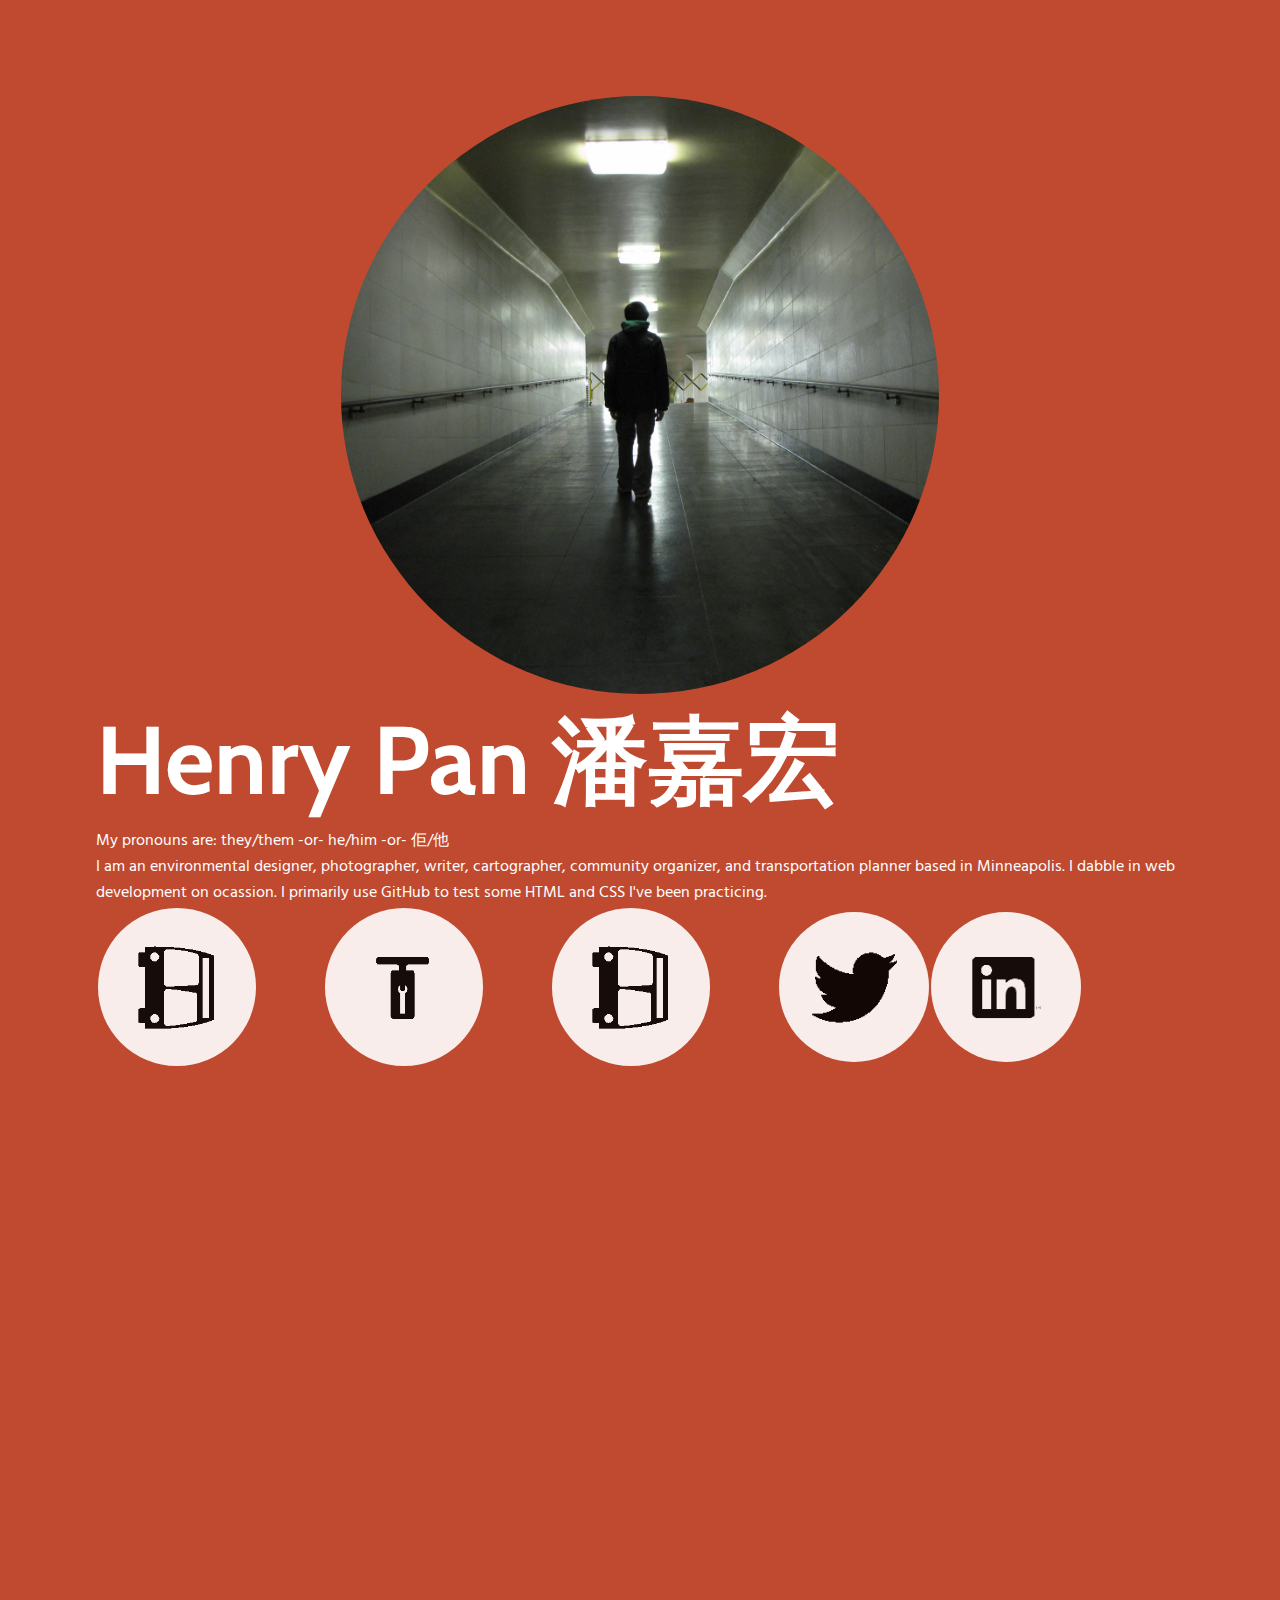
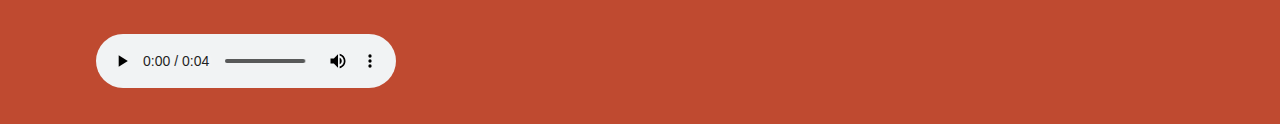
<file: index.html>
<!DOCTYPE html>
<html>
<head>

<meta http-equiv="Content-Type" content="text/html; charset=UTF-8">
<meta name="viewport" content="width=device-width, initial-scale=1">

  <title>Henry Pan 潘嘉宏 Photos • Maps • Writing</title>


<!-- BOOTSTRAP -->
        <link rel="stylesheet" href="https://stackpath.bootstrapcdn.com/bootstrap/4.5.0/css/bootstrap.min.css" integrity="sha384-9aIt2nRpC12Uk9gS9baDl411NQApFmC26EwAOH8WgZl5MYYxFfc+NcPb1dKGj7Sk" crossorigin="anonymous">
        <script src="https://code.jquery.com/jquery-3.5.1.slim.min.js" integrity="sha384-DfXdz2htPH0lsSSs5nCTpuj/zy4C+OGpamoFVy38MVBnE+IbbVYUew+OrCXaRkfj" crossorigin="anonymous"></script>
<script src="https://cdn.jsdelivr.net/npm/popper.js@1.16.0/dist/umd/popper.min.js" integrity="sha384-Q6E9RHvbIyZFJoft+2mJbHaEWldlvI9IOYy5n3zV9zzTtmI3UksdQRVvoxMfooAo" crossorigin="anonymous"></script>
<script src="https://stackpath.bootstrapcdn.com/bootstrap/4.5.0/js/bootstrap.min.js" integrity="sha384-OgVRvuATP1z7JjHLkuOU7Xw704+h835Lr+6QL9UvYjZE3Ipu6Tp75j7Bh/kR0JKI" crossorigin="anonymous"></script>
        <meta name="viewport" content="width=device-width, initial-scale=1">

<link rel="stylesheet" type="text/css" href="https://fonts.googleapis.com/css?family=Cabin|Hind">
  <link rel="stylesheet" type="text/css" href="css/hp20-1.css">

</head>

<body>
  <div class="row justify-content-md-center">
      <div class="col-md-4">
        <div class="header">
          <center>
            <img width="55%" height="55%" class="img-circle" alt="This is me in high school wandering the San Francisco Transbay Terminal on its final night of service. August 6, 2010." src="css/images/IMG_4096cropped.jpg">
          </center>
          <h1>Henry Pan 潘嘉宏</h1>
          <p style="align:left;">My pronouns are: they/them -or- he/him -or- 佢/他</p>
          <p style="align:left;">I am an environmental designer, photographer, writer, cartographer, community organizer, and transportation planner based in Minneapolis. I dabble in web development on ocassion. I primarily use GitHub to test some HTML and CSS I've been practicing.</p>
              <table class="nav-index">
                <tr>
                  <td>
                    <a href="https://henrypan.myportfolio.com/"><img class="img-circle img-circle-padding img-onhover" width="60%" src="css/images/Artboard 1Bus.png"></a>
                  </td>
                  <td>
                    <a href="https://www.google.com/maps/d/viewer?hl=en&mid=1ubBsuPvbo3CCSyNhJAe3alTMAkj7XmMl&ll=44.95195552709457%2C-93.27524199999999&z=11"><img class="img-circle img-circle-padding img-onhover" width="60%" src="css/images/Artboard 1BikePumpWrench.png"></a>
                  </td>
                  <td>
                    <a href="bus-sim.html"><img class="img-circle img-circle-padding img-onhover" width="60%" src="css/images/Artboard 1Bus.png"></a>
                  </td>
                  <td>
                    <a href="https://twitter.com/jhpan3"><img class="img-circle img-circle-padding img-onhover" width="90%" src="css/images/150w/Artboard 1Twitter.png"></a>
                  </td>
                  <td>
                    <a href="https://linkedin.com/in/hpan3"><img class="img-circle img-circle-padding img-onhover" width="90%" src="css/images/1x/Artboard 1LinkedIn.png"></a>
                  </td>
                </tr>
              </table>

<br />
<div class="row justify-content-md-center">
                    <audio controls>
                      <source src="audio/VCLOSE.wav" type="audio/wav">
                    </audio>
</div>
</div>
</div>
</div>

</body>
</html>
</file>
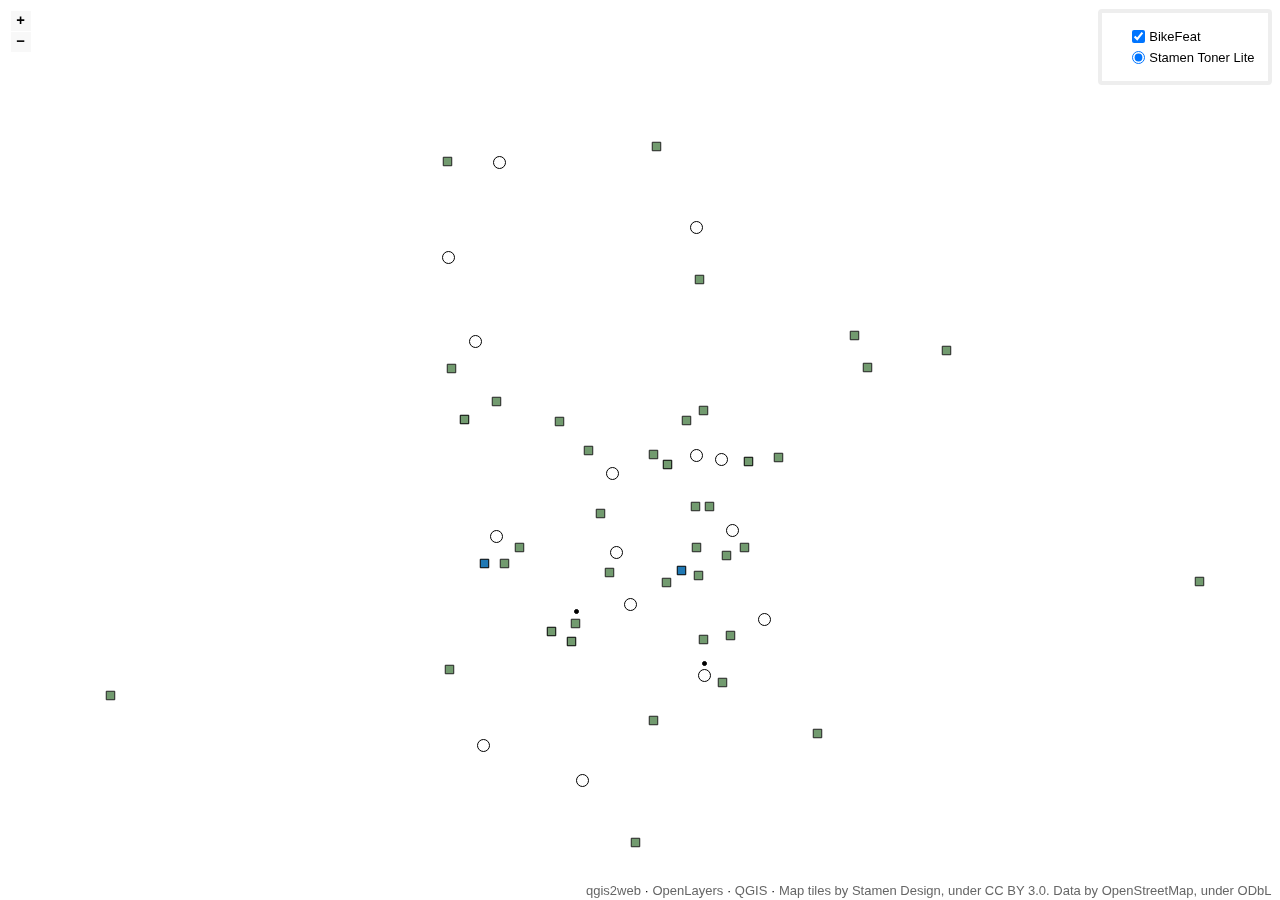
<file: fixit/index.html>
<!doctype html>
<html lang="en">
    <head>
        <meta charset="utf-8">
        <meta http-equiv="X-UA-Compatible" content="IE=edge">
        <meta name="viewport" content="initial-scale=1,user-scalable=no,maximum-scale=1,width=device-width">
        <meta name="mobile-web-app-capable" content="yes">
        <meta name="apple-mobile-web-app-capable" content="yes">
        <link rel="stylesheet" href="./resources/ol.css">
        <link rel="stylesheet" href="resources/fontawesome-all.min.css">
        <link rel="stylesheet" href="./resources/ol-layerswitcher.css">
        <link rel="stylesheet" href="./resources/qgis2web.css">
<style>
.search-layer {
  top: 65px;
  left: .5em;
}
.ol-touch .search-layer {
  top: 80px;
}
</style>
        <style>
        html, body {
            background-color: #ffffff;
        }
        .ol-control button {
            background-color: #f8f8f8 !important;
            color: #000000 !important;
            border-radius: 0px !important;
        }
        .ol-zoom, .geolocate, .gcd-gl-control .ol-control {
            background-color: rgba(255,255,255,.4) !important;
            padding: 3px !important;
        }
        .ol-scale-line {
            background: none !important;
        }
        .ol-scale-line-inner {
            border: 2px solid #f8f8f8 !important;
            border-top: none !important;
            background: rgba(255, 255, 255, 0.5) !important;
            color: black !important;
        }
        </style>
        <style>
        html, body, #map {
            width: 100%;
            height: 100%;
            padding: 0;
            margin: 0;
        }
        </style>
        <title></title>
    </head>
    <body>
        <div id="map">
            <div id="popup" class="ol-popup">
                <a href="#" id="popup-closer" class="ol-popup-closer"></a>
                <div id="popup-content"></div>
            </div>
        </div>
        <script src="resources/qgis2web_expressions.js"></script>
        <script src="resources/polyfills.js"></script>
        <script src="./resources/functions.js"></script>
        <script src="./resources/ol.js"></script>
        <script src="./resources/ol-layerswitcher.js"></script>
        <script src="layers/BikeFeat_1.js"></script>
        <script src="styles/BikeFeat_1_style.js"></script>
        <script src="./layers/layers.js" type="text/javascript"></script> 
        <script src="./resources/Autolinker.min.js"></script>
        <script src="./resources/qgis2web.js"></script>
    </body>
</html>
</file>
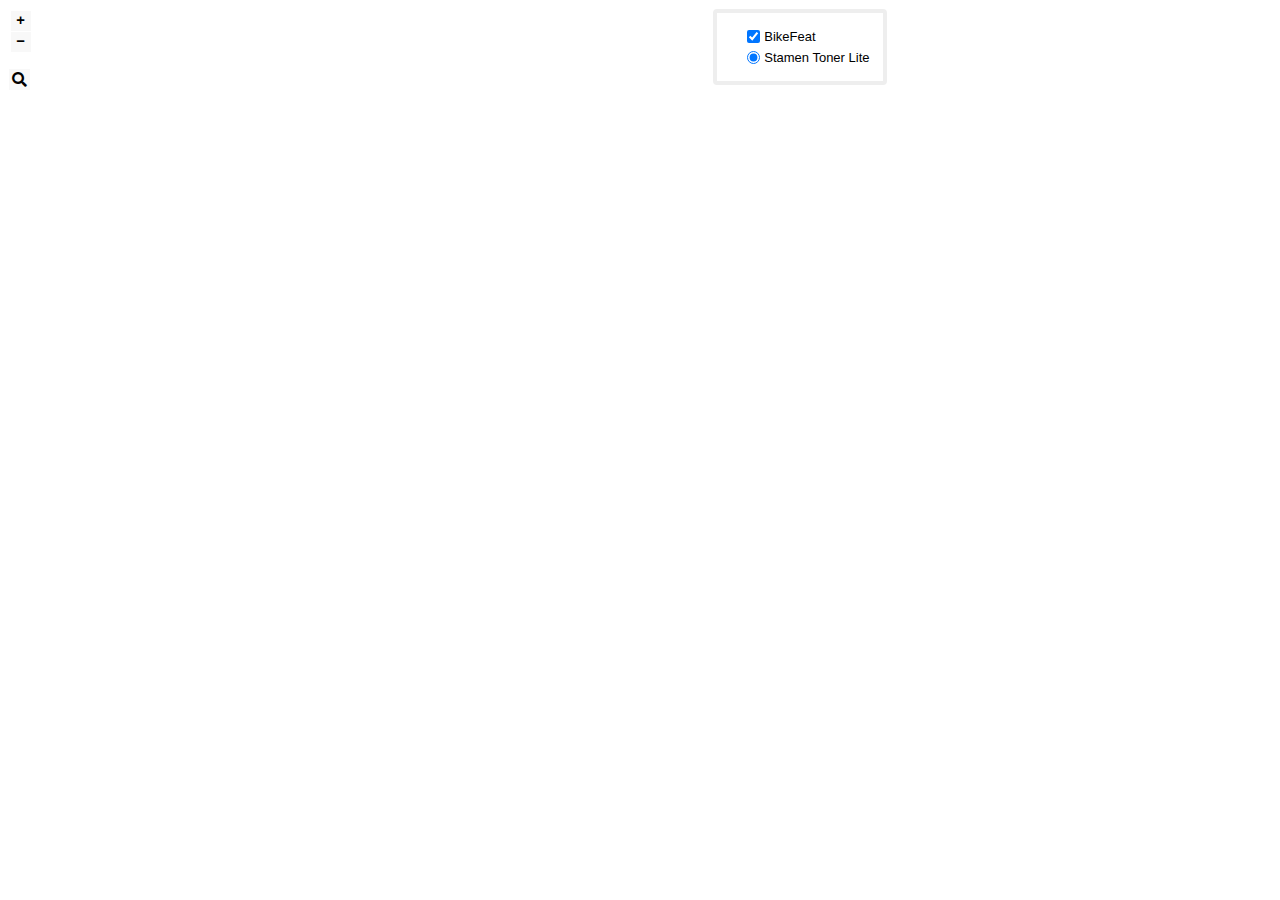
<file: qgis2web_2020_05_29-17_46_16_213572/index.html>
<!doctype html>
<html lang="en">
    <head>
        <meta charset="utf-8">
        <meta http-equiv="X-UA-Compatible" content="IE=edge">
        <meta name="viewport" content="initial-scale=1,user-scalable=no,maximum-scale=1,width=device-width">
        <meta name="mobile-web-app-capable" content="yes">
        <meta name="apple-mobile-web-app-capable" content="yes">
        <link rel="stylesheet" href="./resources/ol.css">
        <link rel="stylesheet" href="resources/fontawesome-all.min.css">
        <link rel="stylesheet" href="./resources/ol-layerswitcher.css">
        <link rel="stylesheet" href="./resources/qgis2web.css">
        <style>
        .ol-geocoder.gcd-gl-container {
            top: 65px!important;
            left: .5em!important;
            width: 2.1em!important;
            height: 2.1em!important;
        }
        .ol-geocoder .gcd-gl-container{
            width: 2.1em!important;
            height: 2.1em!important;
        }
        .ol-geocoder .gcd-gl-control{
            width: 2.1em!important;
        }
        .ol-geocoder .gcd-gl-expanded {
            width: 15.625em!important;
            height: 2.1875em;
        }
        .ol-touch .ol-geocoder.gcd-gl-container{
            top: 80px!important;
        }
        .ol-geocoder .gcd-gl-btn {
            width: 1.375em!important;
            height: 1.375em!important;
            top: .225em!important;
            background-image: none!important;
        }
        </style>
<style>
.search-layer {
  top: 100px;
  left: .5em;
}
.ol-touch .search-layer {
  top: 130px;
}
</style>
        <style>
        html, body {
            background-color: #ffffff;
        }
        .ol-control button {
            background-color: #f8f8f8 !important;
            color: #000000 !important;
            border-radius: 0px !important;
        }
        .ol-zoom, .geolocate, .gcd-gl-control .ol-control {
            background-color: rgba(255,255,255,.4) !important;
            padding: 3px !important;
        }
        .ol-scale-line {
            background: none !important;
        }
        .ol-scale-line-inner {
            border: 2px solid #f8f8f8 !important;
            border-top: none !important;
            background: rgba(255, 255, 255, 0.5) !important;
            color: black !important;
        }
        </style>
        <link href="resources/ol-geocoder.min.css" rel="stylesheet">
        <style>
        #map {
            width: 895px;
            height: 592px;
        }
        </style>
        <title></title>
    </head>
    <body>
        <div id="map">
            <div id="popup" class="ol-popup">
                <a href="#" id="popup-closer" class="ol-popup-closer"></a>
                <div id="popup-content"></div>
            </div>
        </div>
        <script src="resources/qgis2web_expressions.js"></script>
        <script src="resources/polyfills.js"></script>
        <script src="./resources/functions.js"></script>
        <script src="./resources/ol.js"></script>
        <script src="./resources/ol-layerswitcher.js"></script>
        <script src="resources/ol-geocoder.js"></script>
        <script src="layers/BikeFeat_1.js"></script>
        <script src="styles/BikeFeat_1_style.js"></script>
        <script src="./layers/layers.js" type="text/javascript"></script> 
        <script src="./resources/Autolinker.min.js"></script>
        <script src="./resources/qgis2web.js"></script>
    </body>
</html>
</file>
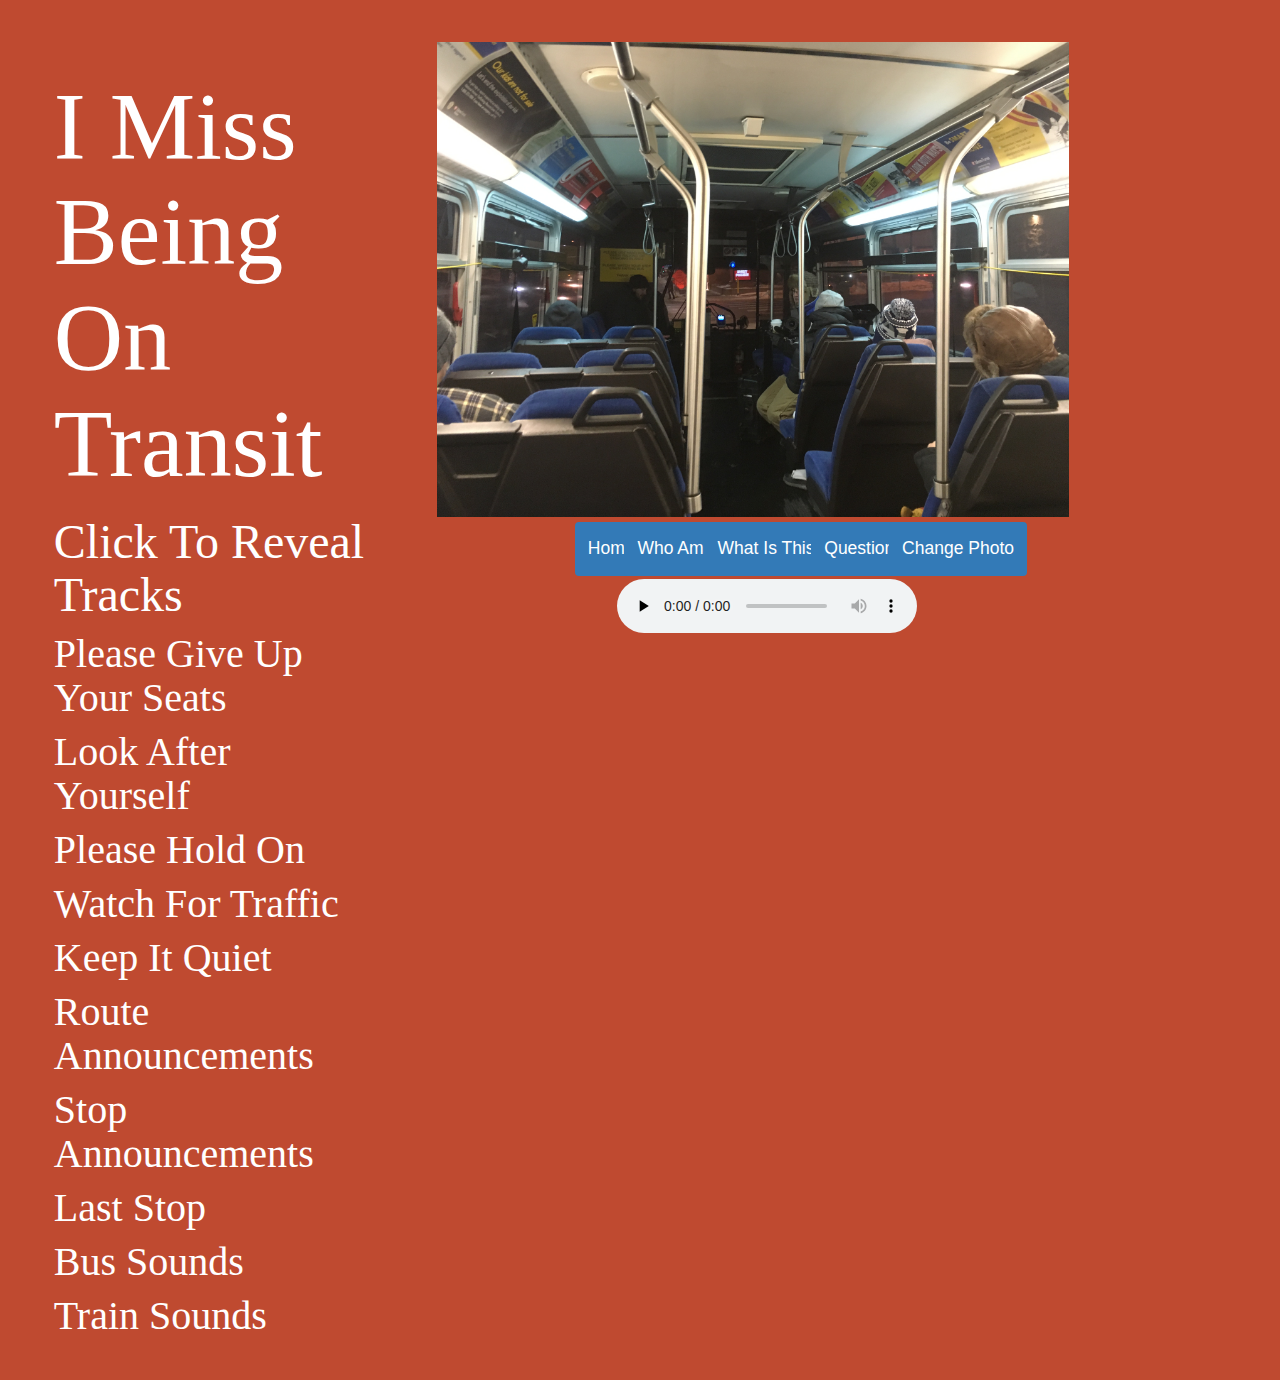
<file: bus-sim.html>
<!doctype html>
<html lang="en">
<head>
<title>I Miss Riding The Bus</title>

<!-- BOOTSTRAP -->
<link rel="stylesheet" href="https://maxcdn.bootstrapcdn.com/bootstrap/3.4.1/css/bootstrap.min.css">
<script src="https://maxcdn.bootstrapcdn.com/bootstrap/3.3.7/js/bootstrap.min.js"></script>
<meta name="viewport" content="width=device-width, initial-scale=1, maximum-scale=1, user-scalable=no">
<script src="https://ajax.googleapis.com/ajax/libs/jquery/3.5.1/jquery.min.js"></script>
<script src="https://maxcdn.bootstrapcdn.com/bootstrap/3.4.1/js/bootstrap.min.js"></script>

<!-- CUSTOM TEMPLATE -->
<link rel="stylesheet" href="css/hp20-1.css">

</head>

<body>

<div class="row">
 <div class="col-md-4">
  <div class="header">
   <h1>I Miss Being On Transit</h1>
   <h3>Click To Reveal Tracks</h3>

   <div id="accordion">
       <div class="card-header">
             <a class="sound-header" data-toggle="collapse" href="#ada" aria-expanded="false" aria-controls="agencies">
               <h4>Please Give Up Your Seats</h4>
             </a>
       </div>

       <div id="ada" class="collapse">

   <table>
     <tr>
       <td class="agency"> <!-- Muni -->
           <h5>
             Muni
           </h5>
       </td>
       <td class="audio">
        <audio controls width="100%" preload="none" tabindex="0">
          <source src="audio/psa_multi_language.mp3" />
          <p>You're not using Chrome, are you?</p>
        </audio>
      </td>
    </tr>
    <tr>
      <td class="agency"> <!-- TriMet -->
        <h5>TriMet</h5>
      </td>
      <td class="audio">
       <audio controls width="100%" preload="none" tabindex="0">
         <source src="audio/TriMetPrioritySeating_mixdown.mp3" />
       </audio>
     </td>
   </tr>
   <tr>
     <td class="agency"> <!-- Sound Transit -->
       <h5>Sound Transit</h5>
     </td>
     <td class="audio">
      <audio controls width="100%" preload="none" tabindex="0">
        <source src="audio/GIVE_UP_PRIORITY_SEATING@ENG_TOM.wav" />
      </audio>
    </td>
  </tr>
   <tr>
     <td class="agency"> <!-- Metro Transit -->
       <h5>Metro Transit</h5>
     </td>
     <td class="audio">
      <audio controls width="100%" preload="none" tabindex="0">
        <source src="audio/MT Elderly Disabilities.wav" />
      </audio>
    </td>
   </tr>
</table>
  </div>
 </div>

    <div id="accordion">
        <div class="card-header">
              <a class="sound-header" data-toggle="collapse" href="#safety" aria-expanded="false" aria-controls="agencies">
                <h4>Look After Yourself</h4>
              </a>
        </div>

        <div id="safety" class="collapse">

    <table>
      <tr>
        <td class="agency"> <!-- Muni -->
            <h5>
              Muni: Purses and Wallets
            </h5>
        </td>
        <td class="audio">
         <audio controls width="100%" preload="none" tabindex="0">
           <source src="audio/MuniPickpocket_mixdown.mp3" />
           <p>You're not using Chrome, are you?</p>
         </audio>
       </td>
     </tr>
     <tr>
       <td class="agency"> <!-- Muni -->
           <h5>
             Muni: Cell Phones
           </h5>
       </td>
       <td class="audio">
        <audio controls width="100%" preload="none" tabindex="0">
          <source src="audio/MuniEyesUpPhoneDown_mixdown.mp3" />
          <p>You're not using Chrome, are you?</p>
        </audio>
      </td>
    </tr>
     <tr>
       <td class="agency"> <!-- TriMet -->
         <h5>TriMet: Stay Safe</h5>
       </td>
       <td class="audio">
        <audio controls width="100%" preload="none" tabindex="0">
          <source src="audio/TrimetSuspicious_mixdown.mp3" />
        </audio>
      </td>
    </tr>
    <tr>
      <td class="agency"> <!-- Metro Transit -->
        <h5>Metro Transit: Cell Phones</h5>
      </td>
      <td class="audio">
       <audio controls width="100%" preload="none" tabindex="0">
         <source src="audio/MTCellPhones_01.mp3" />
       </audio>
     </td>
    </tr>
 </table>
   </div>
  </div>


  <div id="accordion">
      <div class="card-header">
            <a class="sound-header" data-toggle="collapse" href="#holdon" aria-expanded="false" aria-controls="agencies">
              <h4>Please Hold On</h4>
            </a>
      </div>

      <div id="holdon" class="collapse">

  <table>
    <tr>
      <td class="agency"> <!-- Muni -->
          <h5>
            Muni
          </h5>
      </td>
      <td class="audio">
       <audio controls width="100%" preload="none" tabindex="0">
         <source src="audio/please_hold_on.mp3" />
         <p>You're not using Chrome, are you?</p>
       </audio>
     </td>
   </tr>
   <tr>
     <td class="agency"> <!-- Muni -->
         <h5>
           TriMet
         </h5>
     </td>
     <td class="audio">
      <audio controls width="100%" preload="none" tabindex="0">
        <source src="audio/VCLOSE.wav" />
        <p>You're not using Chrome, are you?</p>
      </audio>
    </td>
  </tr>
  <tr>
    <td class="agency"> <!-- Metro Transit -->
      <h5>Metro Transit</h5>
    </td>
    <td class="audio">
     <audio controls width="100%" preload="none" tabindex="0">
       <source src="audio/For the safety of all customers, please take a seat or hold on to handrails.WAV.wav" />
     </audio>
   </td>
  </tr>
</table>
 </div>
</div>
  <div id="accordion">
      <div class="card-header">
            <a class="sound-header" data-toggle="collapse" href="#traffic" aria-expanded="false" aria-controls="agencies">
              <h4>Watch For Traffic</h4>
            </a>
      </div>

      <div id="traffic" class="collapse">

  <table>
    <tr>
      <td class="agency"> <!-- Muni -->
          <h5>
            Muni
          </h5>
      </td>
      <td class="audio">
       <audio controls width="100%" preload="none" tabindex="0">
         <source src="audio/MuniWatchTraffic_mixdown.mp3" />
         <p>You're not using Chrome, are you?</p>
       </audio>
     </td>
   </tr>
   <tr>
     <td class="agency"> <!-- Muni -->
         <h5>
           TriMet
         </h5>
     </td>
     <td class="audio">
      <audio controls width="100%" preload="none" tabindex="0">
        <source src="audio/AlwaysUseCrosswalksTrimet_mixdown.mp3" />
        <p>You're not using Chrome, are you?</p>
      </audio>
    </td>
  </tr>
   <tr>
    <td class="agency"> <!-- Metro Transit -->
      <h5>Metro Transit</h5>
    </td>
    <td class="audio">
     <audio controls width="100%" preload="none" tabindex="0">
       <source src="audio/Do Not Cross the Tracks.WAV" />
     </audio>
   </td>
  </tr>
</table>
 </div>
</div>

  <div id="accordion">
      <div class="card-header">
            <a class="sound-header" data-toggle="collapse" href="#quiet" aria-expanded="false" aria-controls="agencies">
              <h4>Keep It Quiet</h4>
            </a>
      </div>

      <div id="quiet" class="collapse">

  <table>
    <tr>
      <td class="agency"> <!-- Muni -->
          <h5>
            Muni
          </h5>
      </td>
      <td class="audio">
       <audio controls width="100%" preload="none" tabindex="0">
         <source src="audio/PLEASE KEEP YOUR RADIOS SILENT EN.wav" />
         <p>You're not using Chrome, are you?</p>
       </audio>
     </td>
   </tr>
   <tr>
     <td class="agency"> <!-- Muni -->
         <h5>
           Metro Transit
         </h5>
     </td>
     <td class="audio">
      <audio controls width="100%" preload="none" tabindex="0">
        <source src="audio/Please keep conversations respectful by using appropriate volume and langauge.WAV.wav" />
        <p>You're not using Chrome, are you?</p>
      </audio>
    </td>
  </tr>
</table>
 </div>
</div>

  <div id="accordion">
      <div class="card-header">
            <a class="sound-header" data-toggle="collapse" href="#routeannounce" aria-expanded="false" aria-controls="agencies">
              <h4>Route Announcements</h4>
            </a>
      </div>

      <div id="routeannounce" class="collapse">

  <table>
    <tr>
      <td class="agency"> <!-- Muni -->
          <h5>
            Muni
          </h5>
      </td>
      <td class="audio">
       <audio controls width="100%" preload="none" tabindex="0">
         <source src="audio/MuniRouteSample_mixdown.mp3" />
         <p>You're not using Chrome, are you?</p>
       </audio>
     </td>
   </tr>
   <tr>
     <td class="agency"> <!-- TriMet -->
       <h5>TriMet</h5>
     </td>
     <td class="audio">
      <audio controls width="100%" preload="none" tabindex="0">
        <source src="audio/TrimetRouteAnnouncement_mixdown.mp3" />
      </audio>
    </td>
  </tr>
  <tr>
    <td class="agency"> <!-- AC Transit -->
      <h5>AC Transit</h5>
    </td>
    <td class="audio">
     <audio controls width="100%" preload="none" tabindex="0">
       <source src="audio/ACTransitRouteSample_mixdown.mp3" />
     </audio>
   </td>
 </tr>
  <tr>
    <td class="agency"> <!-- Metro Transit -->
      <h5>Metro Transit</h5>
    </td>
    <td class="audio">
     <audio controls width="100%" preload="none" tabindex="0">
       <source src="audio/C_Line_METRO_C_Line_Northbound_To_Brooklyn_Center_Transit_Center.wav" />
     </audio>
   </td>
  </tr>
</table>
 </div>
</div>


  <div id="accordion">
      <div class="card-header">
            <a class="sound-header" data-toggle="collapse" href="#stopannounce" aria-expanded="false" aria-controls="agencies">
              <h4>Stop Announcements</h4>
            </a>
      </div>

      <div id="stopannounce" class="collapse">

  <table>
    <tr>
      <td class="agency"> <!-- Muni -->
          <h5>
            Muni
          </h5>
      </td>
      <td class="audio">
       <audio controls width="100%" preload="none" tabindex="0">
         <source src="audio/MuniSampleStopAnnounce_mixdown.mp3" />
         <p>You're not using Chrome, are you?</p>
       </audio>
     </td>
   </tr>
   <tr>
     <td class="agency"> <!-- TriMet -->
       <h5>TriMet</h5>
     </td>
     <td class="audio">
      <audio controls width="100%" preload="none" tabindex="0">
        <source src="audio/TrimetStopSample.wav" />
      </audio>
    </td>
  </tr>
  <tr>
    <td class="agency"> <!-- AC Transit -->
      <h5>AC Transit</h5>
    </td>
    <td class="audio">
     <audio controls width="100%" preload="none" tabindex="0">
       <source src="audio/ACStopSample_mixdown.mp3" />
     </audio>
   </td>
 </tr>
  <tr>
    <td class="agency"> <!-- Metro Transit -->
      <h5>Metro Transit</h5>
    </td>
    <td class="audio">
     <audio controls width="100%" preload="none" tabindex="0">
       <source src="audio/MTStopSample_mixdown.mp3" />
     </audio>
   </td>
  </tr>
</table>
 </div>
</div>

  <div id="accordion">
      <div class="card-header">
            <a class="sound-header" data-toggle="collapse" href="#laststop" aria-expanded="false" aria-controls="agencies">
              <h4>Last Stop</h4>
            </a>
      </div>

      <div id="laststop" class="collapse">

  <table>
    <tr>
      <td class="agency"> <!-- Muni -->
          <h5>
            Muni
          </h5>
      </td>
      <td class="audio">
       <audio controls width="100%" preload="none" tabindex="0">
         <source src="audio/THIS IS THE LAST STOP.wav" />
         <p>You're not using Chrome, are you?</p>
       </audio>
     </td>
   </tr>
   <tr>
     <td class="agency"> <!-- TriMet -->
       <h5>TriMet</h5>
     </td>
     <td class="audio">
      <audio controls width="100%" preload="none" tabindex="0">
        <source src="audio/TrimetLastStop_mixdown.mp3" />
      </audio>
    </td>
  </tr>
  <tr>
    <td class="agency"> <!-- AC Transit -->
      <h5>AC Transit</h5>
    </td>
    <td class="audio">
     <audio controls width="100%" preload="none" tabindex="0">
       <source src="audio/ACTransbayEndOfLine.mp3" />
     </audio>
   </td>
 </tr>
  <tr>
    <td class="agency"> <!-- Metro Transit -->
      <h5>Metro Transit</h5>
    </td>
    <td class="audio">
     <audio controls width="100%" preload="none" tabindex="0">
       <source src="audio/MTLastStop_mixdown.mp3" />
     </audio>
   </td>
  </tr>
</table>
 </div>
</div>

<div id="accordion">
    <div class="card-header">
          <a class="sound-header" data-toggle="collapse" href="#bsounds" aria-expanded="false" aria-controls="bsounds">
            <h4>Bus Sounds</h4>
          </a>
    </div>

    <div id="bsounds" class="collapse">

<table>
  <tr>
    <td class="agency"> <!-- 2008 Gillig LF Metro Transit 1100 series -->
        <h5>
          Metro Transit 2008 Gillig Diesel
        </h5>
    </td>
    <td class="audio">
     <audio controls width="100%" preload="none" tabindex="0">
       <source src="audio/Metro Transit 1100 series bus_mixdown.mp3" />
       <p>You're not using Chrome, are you?</p>
     </audio>
   </td>
 </tr>
 <tr>
   <td class="agency"> <!-- 2009 New Flyer Metro Transit 3260 series -->
       <h5>
         Metro Transit 2008 New Flyer Diesel
       </h5>
   </td>
   <td class="audio">
    <audio controls width="100%" preload="none" tabindex="0">
      <source src="audio/Metro Transit 3260 series_mixdown.mp3"/>
      <p>You're not using Chrome, are you?</p>
    </audio>
  </td>
</tr>
<tr>
  <td class="agency"> <!-- 2006 New Flyer Metro Transit 3200 series -->
      <h5>
        Metro Transit 2006 New Flyer Diesel
      </h5>
  </td>
  <td class="audio">
   <audio controls width="100%" preload="none" tabindex="0">
     <source src="audio/Metro Transit 3200 series.mp3" />
     <p>You're not using Chrome, are you?</p>
   </audio>
 </td>
</tr>
<tr>
  <td class="agency"> <!-- 2006 New Flyer Metro Transit 3200 series -->
      <h5>
        Metro Transit 2015 Gillig aBRT Bus
      </h5>
  </td>
  <td class="audio">
   <audio controls width="100%" preload="none" tabindex="0">
     <source src="audio/Metro Transit 8000 Series_mixdown.mp3" />
     <p>You're not using Chrome, are you?</p>
   </audio>
 </td>
</tr>
<tr>
  <td class="agency"> <!-- 2012 Gillig Metro Transit Hybrid -->
      <h5>
        Metro Transit 2012 Gillig Hybrid Bus
      </h5>
  </td>
  <td class="audio">
   <audio controls width="100%" preload="none" tabindex="0">
     <source src="audio/Metro Transit 7300 Series Hybrid_mixdown.mp3" />
     <p>You're not using Chrome, are you?</p>
   </audio>
 </td>
</tr>
<tr>
  <td class="agency"> <!-- SEPTA 2002 New Flyer bus -->
      <h5>
        SEPTA 2002 New Flyer Bus
      </h5>
  </td>
  <td class="audio">
   <audio controls width="100%" preload="none" tabindex="0">
     <source src="audio/SEPTA 2002 New Flyer_mixdown.mp3" />
     <p>You're not using Chrome, are you?</p>
   </audio>
 </td>
</tr>
</table>

</div>
</div>

<div id="accordion">
    <div class="card-header">
          <a class="sound-header" data-toggle="collapse" href="#tsounds" aria-expanded="false" aria-controls="tsounds">
            <h4>Train Sounds</h4>
          </a>
    </div>

    <div id="tsounds" class="collapse">

<table>
 <tr>
   <td class="agency"> <!-- BART Classic -->
       <h5>
         BART Rohr Cars
       </h5>
   </td>
   <td class="audio">
    <audio loop controls width="100%" preload="none" tabindex="0">
      <source src="audio/BART B-Car_mixdown.mp3" />
      <p>You're not using Chrome, are you?</p>
    </audio>
  </td>
</tr>
<tr>
  <td class="agency"> <!-- SEPTA PCC II Car -->
      <h5>
        SEPTA PCC II Car
      </h5>
  </td>
  <td class="audio">
   <audio controls width="100%" preload="none" tabindex="0">
     <source src="audio/SEPTA PCC II_mixdown-enhanced.mp3" />
     <p>You're not using Chrome, are you?</p>
   </audio>
 </td>
</tr>
</table>

</div>
</div>

</div>
</div>




<!-- image -->
 <div class="col-md-8">
  <div class="vport">
    <div id="interiors"></div>
    <!-- Script for random images -->

    <script>
    function getRandomInt(min, max) {
      min = Math.ceil(min);
      max = Math.floor(max);
      return Math.floor(Math.random() * (max - min)) + min; // The maximum is exclusive and the minimum is inclusive
    }

    //Build the img, then do a bit of maths to randomize load and append to a div. Add a touch off css to fade them badboys in all sexy like.
        document.write('<img style="position:absolute; top: 0; left: 0;" height="100%" src="css/images/image' + getRandomInt(1, 50) + '.JPG">').appendTo('#interiors');
    </script>
    </div>


  <div class="footer">
    <a style="position:absolute; transform: scale(1); bottom:0%; right:75%;" type="button" class="btn btn-primary" href="index.html">
      <h6>Home</h6>
    </a>
    <button style="position:absolute; transform: scale(1); bottom:0%; right:64.5%;" type="button" class="btn btn-primary" data-toggle="modal" data-target="#aboutme">
     <h6>Who Am I?</h6>
    </button>
    <button style="position:absolute; transform: scale(1); bottom:0%; right:52.5%;" type="button" class="btn btn-primary" data-toggle="modal" data-target="#aboutthis">
     <h6>What Is This?</h6>
    </button>
    <button style="position:absolute; transform: scale(1); bottom:0%; right:42%;" type="button" class="btn btn-primary" data-toggle="modal" data-target="#FAQ">
     <h6>Questions?</h6>
    </button>
    <button style="position:absolute; transform: scale(1); bottom:0%; right:30%;" type="button" class="btn btn-primary" onClick="window.location.reload();">
     <h6>Change Photo</h6>
    </button>
    </a>
  </div>
  <br />
 <div class="row justify-content-md-center" style="position:absolute; transform: scale(1); bottom:-7%; right:45%;">
  <audio controls loop autoplay width="100%" preload="none" tabindex="0">
    <source src="audio/Turn Signals_mixdown-enhanced.mp3" />
    <p>You're not using Chrome, are you?</p>
  </audio>
</div>
</div>
</div>

<!-- Modal: About Me -->
<div class="modal fade" id="aboutme" tabindex="-1" role="dialog" aria-labelledby="exampleModalLabel" aria-hidden="true">
  <div class="modal-dialog" role="document">
    <div class="modal-content">
      <div class="modal-header">
        <h4 class="modaltxt">Who Am I?</h4>
        <button type="button" class="close" data-dismiss="modal" aria-label="Close">
          <span aria-hidden="true">&times;</span>
        </button>
      </div>
      <div class="modal-body">
        <p class="modaltxt">I am an environmental designer, photographer, writer, cartographer, community organizer, and transportation planner based in Minneapolis. E-mail me at hpenv.design[at]gmail.</p>
      </div>
      <div class="modal-footer">
        <a class="btn btn-primary" href="https://www.google.com/maps/d/u/0/viewer?hl=en&mid=1ubBsuPvbo3CCSyNhJAe3alTMAkj7XmMl&ll=44.999662311689356%2C-93.25786200000002&z=11" target="_blank">Twin Cities Bike Repair Stations</a>
        <a class="btn btn-primary" href="https://henrypan.myportfolio.com" target="_blank">My Portfolio</a>
        <a class="btn btn-primary" href="https://hpan3.square.site" target="_blank">Online Store</a>
        <a class="btn btn-primary" href="https://www.linkedin.com/in/hpan3" target="_blank">LinkedIn</a>
        <a class="btn btn-primary" href="https://twitter.com/jhpan3" target="_blank">Twitter</a>
        <button type="button" class="btn btn-secondary" data-dismiss="modal">Close</button>
      </div>
    </div>
  </div>
</div>

<!-- Modal: About This -->
<div class="modal fade" id="aboutthis" tabindex="-1" role="dialog" aria-labelledby="exampleModalLabel" aria-hidden="true">
  <div class="modal-dialog" role="document">
    <div class="modal-content">
      <div class="modal-header">
        <h4 class="modaltxt">What Is This?</h4>
        <button type="button" class="close" data-dismiss="modal" aria-label="Close">
          <span aria-hidden="true">&times;</span>
        </button>
      </div>
      <div class="modal-body">
        <!-- put a photo of you against the back of a bus -->
        <p class="modaltxt">I grew up riding the buses in San Francisco. I loved riding the different vehicles in the fleet, and the sounds that came from the fleet enhanced the scenery I was looking at.</p>
        <p class="modaltxt">I moved to Minneapolis 4 years ago. It's not the same as riding Muni, but the sounds of the diesel engine, combined with being able to <a target="blank" class="modaltxt" href="https://www.metrotransit.org/route/645">ride the bus along the shore of Lake Minnetonka</a>, take me back.</p>
        <p class="modaltxt">Since COVID hit, I've only been on Metro Transit four times. I began missing riding the bus and its sounds. So I created this. It's intended to be an imaginative immersion of the stresses and pleasures of riding the bus before we were only asked to use it for essential trips.</p>
        <p class="modaltxt">I was inspired to create this through a Reddit post. One day on Reddit, <a class="modaltxt" target="_blank" href="https://www.reddit.com/r/Seattle/comments/5djasm/who_is_the_voice_of_metro_buslink_announcements/">I happened upon a post where someone requested the announcements made on Sound Transit vehicles</a>. That made me wonder if I could do the same for my childhood transit system - Muni - as well as other transit systems I've been on in my travels. So I sent in a request to these agencies and many of them got back to me.</p>
        <p class="modaltxt">It's great to hear &quot;Please give seats to seniors and people with disabilities&quot; translated into three different languages when you're 1,580 miles from home. Click the play button below to give it a listen.</p>
        <p class="modaltxt">I hope you enjoy this website.</p>
        <audio align="center" controls width="100%" preload="none" tabindex="0">
          <source src="audio/_psa_multi_language.mp3" data-track-number="1" />
        </audio>
      </div>
      <div class="modal-footer">
        <button type="button" class="btn btn-secondary" data-dismiss="modal">Close</button>
      </div>
    </div>
  </div>
</div>

<!-- Modal: Some Questions -->
<div class="modal fade" id="FAQ" tabindex="-1" role="dialog" aria-labelledby="exampleModalLabel" aria-hidden="true">
  <div class="modal-dialog" role="document">
    <div class="modal-content">
      <div class="modal-header">
        <h4 class="modaltxt">Frequently Asked Questions</h5>
        <button type="button" class="close" data-dismiss="modal" aria-label="Close">
          <span aria-hidden="true">&times;</span>
        </button>
      </div>
      <div class="modal-body">
        <h5 class="modaltxt">Why do the quality of most photos suck?</h5>
        <p class="modaltxt">It's intentional. I found myself using my cell phone camera of my many Apple iPhones (plus an old Samsung phone from high school) in capturing the interiors of these vehicles. Also, when I was in school, I either hardly had my actual camera with me or my camera was packed so deeply in one of my many bags that it wouldn't have been worth the hassle digging through all the books and binders I had to take a shot. I also wanted to make it feel as if you were actually in a transit vehicle.</p>
        <h5 class="modaltxt">How did you get all of these recordings?</h5>
        <p class="modaltxt">For the most part, I obtained them through public records requests. Any government agency in the United States has a mechanism where you can request information about almost anything they do. As someone who pays taxes to the government, you are legally entitled to know what your government is doing.</p>
        <ul class="modaltxt">
          <li><a class="modaltxt" href="https://leginfo.legislature.ca.gov/faces/codes_displayText.xhtml?division=7.&chapter=3.5.&lawCode=GOV&title=1.&article=1.">California Public Records Law, Section 6250</a></li>
          <li><a class="modaltxt" href="https://sfbos.org/what-does-sunshine-ordinance-mean#:~:text=The%20Sunshine%20Ordinance%20was%20adopted,into%20effect%20in%20January%202000.&text=The%20Sunshine%20Ordinance%20is%20an,strengthen%20the%20open%20meeting%20laws.">San Francisco Sunshine Ordinance</a></li>
          <li><a class="modaltxt" href="https://www.doj.state.or.us/oregon-department-of-justice/public-records/attorney-generals-public-records-and-meetings-manual/i-public-records/">Oregon Public Records Law</a></li>
          <li><a class="modaltxt" href="https://www.openrecords.pa.gov/">Pennsylvania Office of Open Records</a></li>
          <li><a class="modaltxt" href="https://www.revisor.mn.gov/statutes/cite/13">Minnesota Government Data Practices Act, Minn. Stat. Chapter 13</a></li>
          <li><a class="modaltxt" href="https://www.dos.ny.gov/coog/freedomfaq.html">New York Freedom of Information Law</a></li>
        </ul>
        <h5 class="modaltxt">Where did you get these recordings?</h5>
        <ul class="modaltxt">
          <li><a class="modaltxt" href="https://sfmta.com">San Francisco Municipal Railway</a></li>
          <li><a class="modaltxt" href="https://actransit.org">AC Transit</a></li>
          <li><a class="modaltxt" href="https://trimet.org">TriMet</a></li>
          <li><a class="modaltxt" href="https://metrotransit.org">Metro Transit</a></li>
        </ul>
        <h5 class="modaltxt">What if I have a question that you didn't answer?</h5>
        <p class="modaltxt">Send me an e-mail or tweet at me: hpenv.desing [at] gmail or [at] jhpan3</p>
      </div>
      <div class="modal-footer">
        <button type="button" class="btn btn-secondary" data-dismiss="modal">Close</button>
      </div>
    </div>
  </div>
</div>



</body>
</html>
</file>
<file: css/hp20-1.css>
/***********************************
*  HENRY PAN'S 2020 WEBSITE - CSS  *
*  COPYRIGHT (C) 2020 HENRY PAN    *
*  USE ONLY WITH PERMISSION        *
***********************************/

* {margin:0;padding:0;}
html,body {
	animation: fadein 1s;
	-moz-animation: fadein 1s; /* Firefox */
	-webkit-animation: fadein 1s; /* Safari and Chrome */
	-o-animation: fadein 1s; /* Opera */
	margin:0;
	padding:0;
	height:100%;
	font-size:100%;
	background-color: #BF4A30;
	background-size: 100%;
}

.nav-index{
	border: 0px;
	align: justify center;
	vertical-align: middle;
	padding-bottom: 50%;
}

.img-circle {
	border-radius:50% 50% 50% 50%;
}

.img-circle-padding{
	padding: 5%;
	background-color: #fff;
	object-fit:scale-down;
}

.img-onhover{
	opacity: 90%;
}

.btn {
  display: inline-block;
  margin-bottom: 0;
  font-weight: normal;
  text-align: center;
  white-space: nowrap;
  vertical-align: middle;
  -ms-touch-action: manipulation;
  touch-action: manipulation;
  cursor: pointer;
  background-image: none;
  border: 1px solid transparent;
  padding: 6px 12px;
  line-height: 1;
  border-radius: 4px;
  -webkit-user-select: none;
  -moz-user-select: none;
  -ms-user-select: none;
  user-select: none;
}

.btn-primary {
  color: #ffffff;
  background-color: #337ab7;
}

.btn-round{
	border-radius:8px;
}

.header {
  position: absolute;
  min-height: 1px;
  padding-right: 15px;
  padding-left: 15px;
	margin-top: 5%;
	margin-bottom: 5%;
	margin-left: 5%;
	margin-right: 5%;
	padding: 2em;
	width: auto;
	text-align: left;
	z-index: 99999999;
}

.vport {
	position: relative;
	min-height: 1px;
	padding: 56.25% 0 0 56.25%;
	margin-top: 5%;
	margin-bottom: 0%;
	margin-right: 5%;
	margin-left: 0%;
}

.modal-dialog{
	width: 40%;
}

.footer {
  position: relative;
	align: center;
	margin-top: 7%;
	padding-right: 15px;
  padding-left: 15px;
  margin-right: auto;
  margin-left: auto;
}

.agency {
	align: left;
	border: 0;
	padding-right: 1em;
}

.audio {
	align: left;
	border: 0;
}

/* Fade In */

@keyframes fadein {
    from {
        opacity:0;
    }
    to {
        opacity:1;
    }
}
@-moz-keyframes fadein { /* Firefox */
    from {
        opacity:0;
    }
    to {
        opacity:1;
    }
}
@-webkit-keyframes fadein { /* Safari and Chrome */
    from {
        opacity:0;
    }
    to {
        opacity:1;
    }
}
@-o-keyframes fadein { /* Opera */
    from {
        opacity:0;
    }
    to {
        opacity: 1;
    }
}

/* Font style */
h1 {font-family: "Cabin"; font-size: 6em; color:#fff; /* 40px/16=2.5em */}
h2 {font-family: "Cabin"; font-size: 5em; color:#fff; /* 40px/16=2.5em */}
h3 {font-family: "Hind"; font-size: 3em; color:#fff; /* 40px/16=2.5em */}
h4 {font-family: "Hind"; font-size: 2.5em; color:#fff;/* Navigation */}
h5 {font-family: "Hind", sans-serif; font-size: 1.75em; color:#fff;}
h6 {font-family: "Hind", sans-serif; font-size: 1.25em; color:#fff;}
p {align: left; font-family: "Hind"; font-size: 1em; color:#fff;}

/* For modals */
h4.modaltxt {color:#000;}
h5.modaltxt {color:#000;}
p.modaltxt {align: center; font-family: "Hind"; font-size: 1em; color:#000;}
a.modaltxt:link {color:#111;}
a.modaltxt:hover {color:#222;}
a.modaltxt:active {color:#222;}
a.modaltxt:visited {color:#222;}

a.header:link {color:#000; text-decoration: none;}
a.header:visited {color:#000; text-decoration: none;}

a{text-decoration:none;}
a:link {color:#fff; -webkit-transition: opacity 0.25s ease-in; -moz-transition: opacity 0.25s ease-in;}
a:visited {color: #fff; opacity: 0.95; -webkit-transition: opacity 0.25s ease-in; -moz-transition: opacity 0.25s ease-in;}
a:hover {color: #fff; none; opacity: 0.75; -webkit-transition: opacity 0.25s ease-in; -moz-transition: opacity 0.25s ease-in;}
a:active {color:#2F2412;}
a img {border: none;}
a.sound-header {text-decoration: none;}

ul.modaltxt {text-indent: 20px; font-family: "Hind", sans-serif;}

/* Links */

a.content{text-decoration:none;}
a.content:link{color:#333;}
a.content:visited, a.content:hover{color:#333;}

a.more:link {color:#000;text-decoration: none;}
a.more:hover {color:#000;text-decoration: none;}
a.more:visited {color:#000;text-decoration: none;}

a.home{text-decoration:none;}
a.home:link{color:#fff;}
a.home:visited, a.home:visited{color: #fff;}

.about {font-family: 'Hind', sans-serif; font-size: 1em; color:#fff;}

hr {
    display: block;
    margin-top: 1em;
    margin-bottom: 1em;
    margin-left: auto;
    margin-right: auto;
    border-style: solid;
    border-width: 3px;
}
</file>
<file: fixit/resources/ol.css>
.ol-box{box-sizing:border-box;border-radius:2px;border:2px solid #00f}.ol-mouse-position{top:8px;right:8px;position:absolute}.ol-scale-line{background:rgba(0,60,136,.3);border-radius:4px;bottom:8px;left:8px;padding:2px;position:absolute}.ol-scale-line-inner{border:1px solid #eee;border-top:none;color:#eee;font-size:10px;text-align:center;margin:1px;will-change:contents,width;transition:all .25s}.ol-scale-bar{position:absolute;bottom:8px;left:8px}.ol-scale-step-marker{width:1px;height:15px;background-color:#000;float:right;z-Index:10}.ol-scale-step-text{position:absolute;bottom:-5px;font-size:12px;z-Index:11;color:#000;text-shadow:-2px 0 #fff,0 2px #fff,2px 0 #fff,0 -2px #fff}.ol-scale-text{position:absolute;font-size:14px;text-align:center;bottom:25px;color:#000;text-shadow:-2px 0 #fff,0 2px #fff,2px 0 #fff,0 -2px #fff}.ol-scale-singlebar{position:relative;height:10px;z-Index:9;border:1px solid #000}.ol-unsupported{display:none}.ol-unselectable,.ol-viewport{-webkit-touch-callout:none;-webkit-user-select:none;-moz-user-select:none;-ms-user-select:none;user-select:none;-webkit-tap-highlight-color:transparent}.ol-overlaycontainer,.ol-overlaycontainer-stopevent{pointer-events:none}.ol-overlaycontainer-stopevent>*,.ol-overlaycontainer>*{pointer-events:auto}.ol-selectable{-webkit-touch-callout:default;-webkit-user-select:text;-moz-user-select:text;-ms-user-select:text;user-select:text}.ol-grabbing{cursor:-webkit-grabbing;cursor:-moz-grabbing;cursor:grabbing}.ol-grab{cursor:move;cursor:-webkit-grab;cursor:-moz-grab;cursor:grab}.ol-control{position:absolute;background-color:rgba(255,255,255,.4);border-radius:4px;padding:2px}.ol-control:hover{background-color:rgba(255,255,255,.6)}.ol-zoom{top:.5em;left:.5em}.ol-rotate{top:.5em;right:.5em;transition:opacity .25s linear,visibility 0s linear}.ol-rotate.ol-hidden{opacity:0;visibility:hidden;transition:opacity .25s linear,visibility 0s linear .25s}.ol-zoom-extent{top:4.643em;left:.5em}.ol-full-screen{right:.5em;top:.5em}.ol-control button{display:block;margin:1px;padding:0;color:#fff;font-size:1.14em;font-weight:700;text-decoration:none;text-align:center;height:1.375em;width:1.375em;line-height:.4em;background-color:rgba(0,60,136,.5);border:none;border-radius:2px}.ol-control button::-moz-focus-inner{border:none;padding:0}.ol-control button span{pointer-events:none}.ol-zoom-extent button{line-height:1.4em}.ol-compass{display:block;font-weight:400;font-size:1.2em;will-change:transform}.ol-touch .ol-control button{font-size:1.5em}.ol-touch .ol-zoom-extent{top:5.5em}.ol-control button:focus,.ol-control button:hover{text-decoration:none;background-color:rgba(0,60,136,.7)}.ol-zoom .ol-zoom-in{border-radius:2px 2px 0 0}.ol-zoom .ol-zoom-out{border-radius:0 0 2px 2px}.ol-attribution{text-align:right;bottom:.5em;right:.5em;max-width:calc(100% - 1.3em)}.ol-attribution ul{margin:0;padding:0 .5em;color:#000;text-shadow:0 0 2px #fff}.ol-attribution li{display:inline;list-style:none}.ol-attribution li:not(:last-child):after{content:" "}.ol-attribution img{max-height:2em;max-width:inherit;vertical-align:middle}.ol-attribution button,.ol-attribution ul{display:inline-block}.ol-attribution.ol-collapsed ul{display:none}.ol-attribution:not(.ol-collapsed){background:rgba(255,255,255,.8)}.ol-attribution.ol-uncollapsible{bottom:0;right:0;border-radius:4px 0 0}.ol-attribution.ol-uncollapsible img{margin-top:-.2em;max-height:1.6em}.ol-attribution.ol-uncollapsible button{display:none}.ol-zoomslider{top:4.5em;left:.5em;height:200px}.ol-zoomslider button{position:relative;height:10px}.ol-touch .ol-zoomslider{top:5.5em}.ol-overviewmap{left:.5em;bottom:.5em}.ol-overviewmap.ol-uncollapsible{bottom:0;left:0;border-radius:0 4px 0 0}.ol-overviewmap .ol-overviewmap-map,.ol-overviewmap button{display:inline-block}.ol-overviewmap .ol-overviewmap-map{border:1px solid #7b98bc;height:150px;margin:2px;width:150px}.ol-overviewmap:not(.ol-collapsed) button{bottom:1px;left:2px;position:absolute}.ol-overviewmap.ol-collapsed .ol-overviewmap-map,.ol-overviewmap.ol-uncollapsible button{display:none}.ol-overviewmap:not(.ol-collapsed){background:rgba(255,255,255,.8)}.ol-overviewmap-box{border:2px dotted rgba(0,60,136,.7)}.ol-overviewmap .ol-overviewmap-box:hover{cursor:move}
/*# sourceMappingURL=ol.css.map */
</file>
<file: fixit/resources/ol-layerswitcher.css>
.layer-switcher.shown.ol-control {
    background-color: transparent;
}

.layer-switcher.shown.ol-control:hover {
    background-color: transparent;
}

.layer-switcher {
    position: absolute;
    top: 3.5em;
    right: 0.5em;
    text-align: left;
}

.layer-switcher.shown {
    bottom: 3em;
}

.layer-switcher .panel {
    padding: 0 1em 0 0;
    margin: 0;
    border: 4px solid #eee;
    border-radius: 4px;
    background-color: white;
    display: none;
    max-height: 100%;
    overflow-y: auto;
}

.layer-switcher.shown .panel {
    display: block;
}

.layer-switcher button {
    float: right;
    width: 38px;
    height: 38px;
    background-image: url('[data-uri]') /*logo.png*/;
    background-repeat: no-repeat;
    background-position: 2px;
    background-color: white;
    border: none;
}

.layer-switcher.shown button {
    display: none;
}

.layer-switcher button:focus, .layer-switcher button:hover {
    background-color: white;
}

.layer-switcher ul {
    padding-left: 2em;
    list-style: none;
}

.layer-switcher li.group > label {
    font-weight: bold;
}

.layer-switcher li.layer {
    display: table;
}

.layer-switcher li.layer label, .layer-switcher li.layer input {
    display: table-cell;
    vertical-align: middle;
}

.layer-switcher label.disabled {
    opacity:0.4;
}

.layer-switcher input {
    margin: 4px;
}

.layer-switcher.touch ::-webkit-scrollbar {
    width: 4px;
}

.layer-switcher.touch ::-webkit-scrollbar-track {
    -webkit-box-shadow: inset 0 0 6px rgba(0,0,0,0.3);
    border-radius: 10px;
}

.layer-switcher.touch ::-webkit-scrollbar-thumb {
    border-radius: 10px;
    -webkit-box-shadow: inset 0 0 6px rgba(0,0,0,0.5);
}

.layer-switcher .group button {
    display: inline-block;
    vertical-align: top;
    float: none;
    width: 16px;
    height: 16px;
    background-position: center 2px;
    background-image: url('[data-uri]');
    -webkit-transition: -webkit-transform .2s ease-in-out;
    -ms-transition: -ms-transform .2s ease-in-out;
    transition: transform .2s ease-in-out;
}

.layer-switcher .group.layer-switcher-close button {
    transform: rotate(-90deg);
    -webkit-transform: rotate(-90deg);
}

li.group.layer-switcher-fold {
    margin-left: -18px;
}

.layer-switcher .group.layer-switcher-fold > ul {
    padding-left: 3em;
}

.layer-switcher .group.layer-switcher-fold.layer-switcher-close > ul {
    overflow: hidden;
    height: 0;
}
</file>
<file: fixit/resources/qgis2web.css>
html, body {
    height: 100%;
    padding: 0;
    margin: 0;
    font-family: sans-serif;
    font-size: small;
}

th, td {
    vertical-align: top;
    text-align: left;
}

#map {
    width: 100%;
    height: 100%;
}

.ol-popup {
    display: none;
    position: absolute;
    background-color: white;
    -moz-box-shadow: 0 1px 4px rgba(0,0,0,0.2);
    -webkit-filter: drop-shadow(0 1px 4px rgba(0,0,0,0.2));
    filter: drop-shadow(0 1px 4px rgba(0,0,0,0.2));
    padding: 15px;
    border-radius: 10px;
    border: 1px solid #cccccc;
    bottom: 12px;
    left: -50px;   
    height: auto;
    width: auto;
    min-width: 100px;
    max-height:400px;
    overflow: auto;      
}

.ol-popup-closer {
    text-decoration: none;
    position: absolute;
    top: 2px;
    right: 8px;
}

.ol-popup-closer:after {
    content: "X";
}

.ol-attribution a {
    text-decoration: none;
    color: #666;
    font-family: sans-serif;
    font-size: 100%;
}

.layer-switcher .panel {
    //border: 4px solid rgba(0,60,136,.5) !important;
    //border-radius: 4px !important;
}

.layer-switcher {
    top: 0.5em;
    right: 0.5em;
    text-align: left;
}

#popup-content>ul>li:nth-child(even) {
    background-color: #eee;
}

#popup-content ul {
    list-style-type: none;
    padding-left: 0;
}

#popup-content li {
    margin-bottom:0.25em;
}
</file>
<file: qgis2web_2020_05_29-17_46_16_213572/resources/ol.css>
.ol-box{box-sizing:border-box;border-radius:2px;border:2px solid #00f}.ol-mouse-position{top:8px;right:8px;position:absolute}.ol-scale-line{background:rgba(0,60,136,.3);border-radius:4px;bottom:8px;left:8px;padding:2px;position:absolute}.ol-scale-line-inner{border:1px solid #eee;border-top:none;color:#eee;font-size:10px;text-align:center;margin:1px;will-change:contents,width;transition:all .25s}.ol-scale-bar{position:absolute;bottom:8px;left:8px}.ol-scale-step-marker{width:1px;height:15px;background-color:#000;float:right;z-Index:10}.ol-scale-step-text{position:absolute;bottom:-5px;font-size:12px;z-Index:11;color:#000;text-shadow:-2px 0 #fff,0 2px #fff,2px 0 #fff,0 -2px #fff}.ol-scale-text{position:absolute;font-size:14px;text-align:center;bottom:25px;color:#000;text-shadow:-2px 0 #fff,0 2px #fff,2px 0 #fff,0 -2px #fff}.ol-scale-singlebar{position:relative;height:10px;z-Index:9;border:1px solid #000}.ol-unsupported{display:none}.ol-unselectable,.ol-viewport{-webkit-touch-callout:none;-webkit-user-select:none;-moz-user-select:none;-ms-user-select:none;user-select:none;-webkit-tap-highlight-color:transparent}.ol-overlaycontainer,.ol-overlaycontainer-stopevent{pointer-events:none}.ol-overlaycontainer-stopevent>*,.ol-overlaycontainer>*{pointer-events:auto}.ol-selectable{-webkit-touch-callout:default;-webkit-user-select:text;-moz-user-select:text;-ms-user-select:text;user-select:text}.ol-grabbing{cursor:-webkit-grabbing;cursor:-moz-grabbing;cursor:grabbing}.ol-grab{cursor:move;cursor:-webkit-grab;cursor:-moz-grab;cursor:grab}.ol-control{position:absolute;background-color:rgba(255,255,255,.4);border-radius:4px;padding:2px}.ol-control:hover{background-color:rgba(255,255,255,.6)}.ol-zoom{top:.5em;left:.5em}.ol-rotate{top:.5em;right:.5em;transition:opacity .25s linear,visibility 0s linear}.ol-rotate.ol-hidden{opacity:0;visibility:hidden;transition:opacity .25s linear,visibility 0s linear .25s}.ol-zoom-extent{top:4.643em;left:.5em}.ol-full-screen{right:.5em;top:.5em}.ol-control button{display:block;margin:1px;padding:0;color:#fff;font-size:1.14em;font-weight:700;text-decoration:none;text-align:center;height:1.375em;width:1.375em;line-height:.4em;background-color:rgba(0,60,136,.5);border:none;border-radius:2px}.ol-control button::-moz-focus-inner{border:none;padding:0}.ol-control button span{pointer-events:none}.ol-zoom-extent button{line-height:1.4em}.ol-compass{display:block;font-weight:400;font-size:1.2em;will-change:transform}.ol-touch .ol-control button{font-size:1.5em}.ol-touch .ol-zoom-extent{top:5.5em}.ol-control button:focus,.ol-control button:hover{text-decoration:none;background-color:rgba(0,60,136,.7)}.ol-zoom .ol-zoom-in{border-radius:2px 2px 0 0}.ol-zoom .ol-zoom-out{border-radius:0 0 2px 2px}.ol-attribution{text-align:right;bottom:.5em;right:.5em;max-width:calc(100% - 1.3em)}.ol-attribution ul{margin:0;padding:0 .5em;color:#000;text-shadow:0 0 2px #fff}.ol-attribution li{display:inline;list-style:none}.ol-attribution li:not(:last-child):after{content:" "}.ol-attribution img{max-height:2em;max-width:inherit;vertical-align:middle}.ol-attribution button,.ol-attribution ul{display:inline-block}.ol-attribution.ol-collapsed ul{display:none}.ol-attribution:not(.ol-collapsed){background:rgba(255,255,255,.8)}.ol-attribution.ol-uncollapsible{bottom:0;right:0;border-radius:4px 0 0}.ol-attribution.ol-uncollapsible img{margin-top:-.2em;max-height:1.6em}.ol-attribution.ol-uncollapsible button{display:none}.ol-zoomslider{top:4.5em;left:.5em;height:200px}.ol-zoomslider button{position:relative;height:10px}.ol-touch .ol-zoomslider{top:5.5em}.ol-overviewmap{left:.5em;bottom:.5em}.ol-overviewmap.ol-uncollapsible{bottom:0;left:0;border-radius:0 4px 0 0}.ol-overviewmap .ol-overviewmap-map,.ol-overviewmap button{display:inline-block}.ol-overviewmap .ol-overviewmap-map{border:1px solid #7b98bc;height:150px;margin:2px;width:150px}.ol-overviewmap:not(.ol-collapsed) button{bottom:1px;left:2px;position:absolute}.ol-overviewmap.ol-collapsed .ol-overviewmap-map,.ol-overviewmap.ol-uncollapsible button{display:none}.ol-overviewmap:not(.ol-collapsed){background:rgba(255,255,255,.8)}.ol-overviewmap-box{border:2px dotted rgba(0,60,136,.7)}.ol-overviewmap .ol-overviewmap-box:hover{cursor:move}
/*# sourceMappingURL=ol.css.map */
</file>
<file: qgis2web_2020_05_29-17_46_16_213572/resources/ol-layerswitcher.css>
.layer-switcher.shown.ol-control {
    background-color: transparent;
}

.layer-switcher.shown.ol-control:hover {
    background-color: transparent;
}

.layer-switcher {
    position: absolute;
    top: 3.5em;
    right: 0.5em;
    text-align: left;
}

.layer-switcher.shown {
    bottom: 3em;
}

.layer-switcher .panel {
    padding: 0 1em 0 0;
    margin: 0;
    border: 4px solid #eee;
    border-radius: 4px;
    background-color: white;
    display: none;
    max-height: 100%;
    overflow-y: auto;
}

.layer-switcher.shown .panel {
    display: block;
}

.layer-switcher button {
    float: right;
    width: 38px;
    height: 38px;
    background-image: url('[data-uri]') /*logo.png*/;
    background-repeat: no-repeat;
    background-position: 2px;
    background-color: white;
    border: none;
}

.layer-switcher.shown button {
    display: none;
}

.layer-switcher button:focus, .layer-switcher button:hover {
    background-color: white;
}

.layer-switcher ul {
    padding-left: 2em;
    list-style: none;
}

.layer-switcher li.group > label {
    font-weight: bold;
}

.layer-switcher li.layer {
    display: table;
}

.layer-switcher li.layer label, .layer-switcher li.layer input {
    display: table-cell;
    vertical-align: middle;
}

.layer-switcher label.disabled {
    opacity:0.4;
}

.layer-switcher input {
    margin: 4px;
}

.layer-switcher.touch ::-webkit-scrollbar {
    width: 4px;
}

.layer-switcher.touch ::-webkit-scrollbar-track {
    -webkit-box-shadow: inset 0 0 6px rgba(0,0,0,0.3);
    border-radius: 10px;
}

.layer-switcher.touch ::-webkit-scrollbar-thumb {
    border-radius: 10px;
    -webkit-box-shadow: inset 0 0 6px rgba(0,0,0,0.5);
}

.layer-switcher .group button {
    display: inline-block;
    vertical-align: top;
    float: none;
    width: 16px;
    height: 16px;
    background-position: center 2px;
    background-image: url('[data-uri]');
    -webkit-transition: -webkit-transform .2s ease-in-out;
    -ms-transition: -ms-transform .2s ease-in-out;
    transition: transform .2s ease-in-out;
}

.layer-switcher .group.layer-switcher-close button {
    transform: rotate(-90deg);
    -webkit-transform: rotate(-90deg);
}

li.group.layer-switcher-fold {
    margin-left: -18px;
}

.layer-switcher .group.layer-switcher-fold > ul {
    padding-left: 3em;
}

.layer-switcher .group.layer-switcher-fold.layer-switcher-close > ul {
    overflow: hidden;
    height: 0;
}
</file>
<file: qgis2web_2020_05_29-17_46_16_213572/resources/qgis2web.css>
html, body {
    height: 100%;
    padding: 0;
    margin: 0;
    font-family: sans-serif;
    font-size: small;
}

th, td {
    vertical-align: top;
    text-align: left;
}

#map {
    width: 100%;
    height: 100%;
}

.ol-popup {
    display: none;
    position: absolute;
    background-color: white;
    -moz-box-shadow: 0 1px 4px rgba(0,0,0,0.2);
    -webkit-filter: drop-shadow(0 1px 4px rgba(0,0,0,0.2));
    filter: drop-shadow(0 1px 4px rgba(0,0,0,0.2));
    padding: 15px;
    border-radius: 10px;
    border: 1px solid #cccccc;
    bottom: 12px;
    left: -50px;   
    height: auto;
    width: auto;
    min-width: 100px;
    max-height:400px;
    overflow: auto;      
}

.ol-popup-closer {
    text-decoration: none;
    position: absolute;
    top: 2px;
    right: 8px;
}

.ol-popup-closer:after {
    content: "X";
}

.ol-attribution a {
    text-decoration: none;
    color: #666;
    font-family: sans-serif;
    font-size: 100%;
}

.layer-switcher .panel {
    //border: 4px solid rgba(0,60,136,.5) !important;
    //border-radius: 4px !important;
}

.layer-switcher {
    top: 0.5em;
    right: 0.5em;
    text-align: left;
}

#popup-content>ul>li:nth-child(even) {
    background-color: #eee;
}

#popup-content ul {
    list-style-type: none;
    padding-left: 0;
}

#popup-content li {
    margin-bottom:0.25em;
}
</file>
<file: qgis2web_2020_05_29-17_46_16_213572/resources/ol-geocoder.min.css>
/*!
 * ol-geocoder - v4.0.0
 * A geocoder extension for OpenLayers.
 * https://github.com/jonataswalker/ol-geocoder
 * Built: Wed Oct 09 2019 11:36:45 GMT-0300 (Brasilia Standard Time)
 */
.ol-geocoder.gcd-gl-container{position:absolute;top:4.875em;left:.5em;box-sizing:border-box}.ol-geocoder.gcd-gl-container *,.ol-geocoder.gcd-gl-container :after,.ol-geocoder.gcd-gl-container :before{box-sizing:inherit}.ol-geocoder .gcd-gl-control{width:2.1875em;height:2.1875em;overflow:hidden;transition:width .2s,height .2s}.ol-geocoder .gcd-gl-expanded{width:15.625em;height:2.1875em}.ol-geocoder .gcd-gl-input{position:absolute;z-index:99;top:.25em;left:2.5em;width:14.84375em;padding:5px;border:1px solid #ccc;font-family:inherit;font-size:.875em;background-color:#fff;color:#222}.ol-geocoder .gcd-gl-input:focus{border:none;outline:none;box-shadow:inset 0 0 0 1px #4d90fe,inset 0 0 5px #4d90fe}.ol-geocoder .gcd-gl-reset{position:absolute;z-index:100;top:0;right:0;width:1.5625em;height:100%;line-height:1.4;border:none;background-color:transparent;display:inline-block;outline:0;cursor:pointer}.ol-geocoder .gcd-gl-reset:after{content:"\d7";display:inline-block;color:#333;font-size:1.5em;cursor:pointer}.ol-geocoder .gcd-gl-btn{position:absolute;width:1.5625em;height:1.5625em;top:.125em;left:.125em;background-image:url("[data-uri]");background-repeat:no-repeat;background-position:50%}.ol-geocoder ul.gcd-gl-result{position:absolute;top:2.1875em;left:2em;width:16.25em;max-height:18.75em;white-space:normal;list-style:none;padding:0;margin:0;background-color:#fff;border-radius:4px;border-top:none;border-top-left-radius:0;border-top-right-radius:0;overflow-x:hidden;overflow-y:auto;box-shadow:0 1px 7px rgba(0,0,0,.8);transition:max-height .3s ease-in}.ol-geocoder ul.gcd-gl-result>li{width:100%;overflow:hidden;border-bottom:1px solid #eee;padding:0;line-height:.875rem}.ol-geocoder ul.gcd-gl-result>li>a{display:block;text-decoration:none;padding:3px 5px}.ol-geocoder ul.gcd-gl-result>li>a:hover{background-color:#d4d4d4}.ol-geocoder ul.gcd-gl-result>li:nth-child(odd){background-color:#e0ffe0}.ol-geocoder ul.gcd-gl-result:empty{display:none}.ol-geocoder.gcd-txt-container{position:absolute;width:25em;height:4.375em;top:.5em;left:calc(50% - 12.5em);box-sizing:border-box}.ol-geocoder.gcd-txt-container *,.ol-geocoder.gcd-txt-container :after,.ol-geocoder.gcd-txt-container :before{box-sizing:inherit}.ol-geocoder .gcd-txt-control{position:relative;width:100%;height:4.375em;border:1px solid #ccc;background-color:#fff;overflow:hidden}.ol-geocoder .gcd-txt-input{position:absolute;z-index:99;top:0;left:0;width:100%;height:100%;padding:5px 30px 5px 40px;border:none;text-indent:6px;background-color:transparent;font-family:inherit;font-size:.875em}.ol-geocoder .gcd-txt-input:focus{outline:none;box-shadow:inset 0 0 0 1px #4d90fe,inset 0 0 6px #4d90fe}.ol-geocoder .gcd-txt-reset{position:absolute;z-index:100;top:0;right:0;width:2.5em;height:100%;line-height:100%;border:none;background-color:transparent;display:inline-block;vertical-align:middle;outline:0;cursor:pointer}.ol-geocoder .gcd-txt-reset:after{content:"\d7";display:inline-block;color:#333;font-size:2em;cursor:pointer}.ol-geocoder .gcd-txt-glass{position:absolute;top:0;left:0;z-index:100;display:inline-block;width:2.5em;height:100%;background-size:1.38889em;background-image:url("data:image/svg+xml;charset=utf-8,%3Csvg xmlns='http://www.w3.org/2000/svg' width='32' height='32'%3E%3Cpath fill='%23333' d='M29.156 29.961l-.709.709a2.006 2.006 0 0 1-2.838 0l-5.676-5.674c-.656-.658-.729-1.644-.281-2.412l-3.104-3.102a9.975 9.975 0 0 1-5.965 1.979C5.043 21.461.552 16.97.552 11.43S5.043 1.398 10.583 1.398c5.541 0 10.031 4.491 10.031 10.032 0 2.579-.98 4.923-2.58 6.7l3.035 3.035c.768-.447 1.754-.375 2.41.283l5.676 5.674c.784.785.784 2.056.001 2.839zM18.088 11.389a7.524 7.524 0 0 0-7.524-7.523 7.523 7.523 0 1 0-.001 15.046 7.525 7.525 0 0 0 7.525-7.523z'/%3E%3C/svg%3E");background-repeat:no-repeat;background-position:50%}.ol-geocoder ul.gcd-txt-result{position:absolute;top:4.575em;left:0;width:25em;max-height:18.75em;white-space:normal;list-style:none;padding:0;margin:0;background-color:#fff;border-radius:4px;border-top:none;border-top-left-radius:0;border-top-right-radius:0;overflow-x:hidden;overflow-y:auto;box-shadow:0 1px 7px rgba(0,0,0,.8);transition:max-height .3s ease-in}.ol-geocoder ul.gcd-txt-result>li{width:100%;overflow:hidden;border-bottom:1px solid #eee;padding:0;line-height:.875rem}.ol-geocoder ul.gcd-txt-result>li>a{display:block;text-decoration:none;padding:3px 5px}.ol-geocoder ul.gcd-txt-result>li>a:hover{background-color:#d4d4d4}.ol-geocoder ul.gcd-txt-result>li:nth-child(odd){background-color:#e0ffe0}.ol-geocoder ul.gcd-txt-result:empty{display:none}.ol-geocoder .gcd-hidden{opacity:0;visibility:hidden}.ol-geocoder .gcd-pseudo-rotate:after{-webkit-animation:spin .7s linear infinite;animation:spin .7s linear infinite}@-webkit-keyframes spin{0%{transform:rotate(0deg)}to{transform:rotate(1turn)}}@keyframes spin{0%{transform:rotate(0deg)}to{transform:rotate(1turn)}}.gcd-address,.gcd-road{font-size:.875em;font-weight:500;color:#333}.gcd-city{font-weight:400}.gcd-city,.gcd-country{font-size:.75em;color:#333}.gcd-country{font-weight:lighter}
</file>
